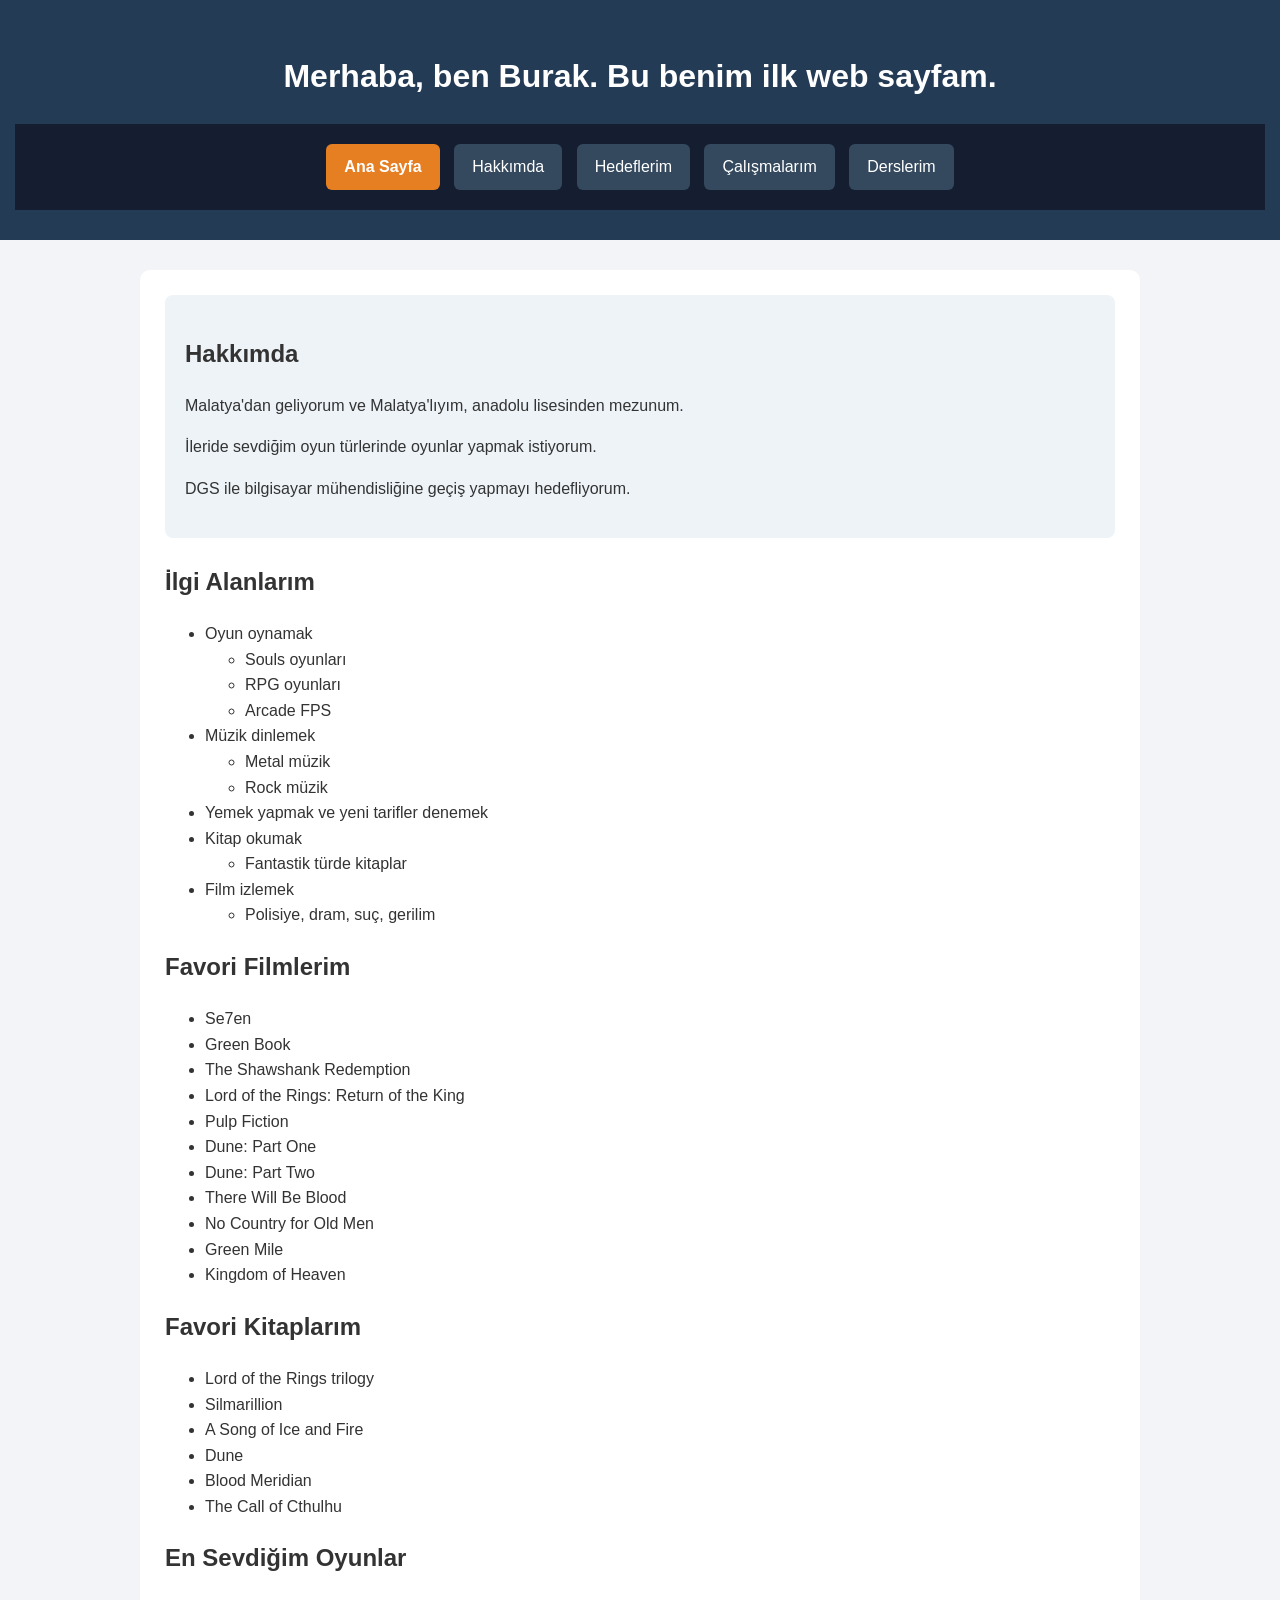
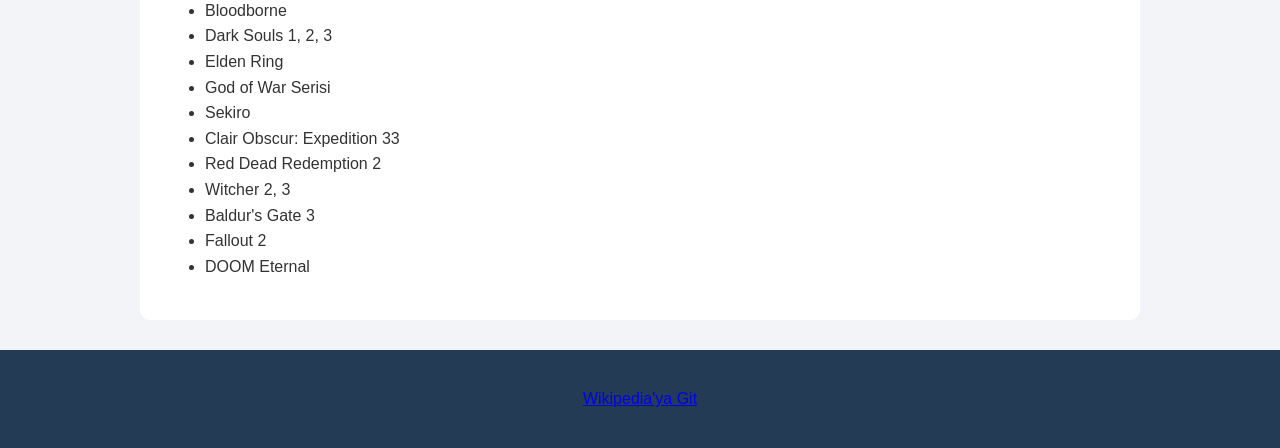
<file: index.html>
<!DOCTYPE html>
<html lang="tr">
<head>
    <meta charset="UTF-8">
    <meta name="viewport" content="width=device-width, initial-scale=1.0">
    <title>Burak'ın İlk Web Sayfası</title>
    <link rel="stylesheet" href="css/style.css">
 </head>
<body>

<header class="site-basligi">
    <h1>Merhaba, ben Burak. Bu benim ilk web sayfam.</h1>
    <nav class="ana-menu" aria-label="Ana Menü">
     <a href="index.html" aria-current="page">Ana Sayfa</a>
     <a href="pages/hakkimda.html">Hakkımda</a>
     <a href="pages/hedeflerim.html">Hedeflerim</a>
     <a href="pages/calismalarim.html">Çalışmalarım</a>
     <a href="pages/derslerim.html">Derslerim</a>
    </nav>
</header>

<main class="ana-icerik">
    <section class="giris-bolumu">
        <h2>Hakkımda</h2>
        <p>Malatya'dan geliyorum ve Malatya'lıyım, anadolu lisesinden mezunum.</p>
        <p>İleride sevdiğim oyun türlerinde oyunlar yapmak istiyorum.</p>
        <p>DGS ile bilgisayar mühendisliğine geçiş yapmayı hedefliyorum.</p>
    </section>
    <section>
        <h2>İlgi Alanlarım</h2>
        <ul>
            <li>Oyun oynamak
                <ul>
                    <li>Souls oyunları</li>
                    <li>RPG oyunları</li>
                    <li>Arcade FPS</li>
                </ul>
            </li>
            <li>Müzik dinlemek
                <ul>
                    <li>Metal müzik</li>
                    <li>Rock müzik</li>
                </ul>
            </li>
            <li>Yemek yapmak ve yeni tarifler denemek</li>
            <li>Kitap okumak
                <ul>
                    <li>Fantastik türde kitaplar</li>
                </ul>
            </li>
            <li>Film izlemek
                <ul>
                    <li>Polisiye, dram, suç, gerilim</li>
                </ul>
            </li>
        </ul>
    </section>
    <section>
        <h2>Favori Filmlerim</h2>
        <ul>
            <li>Se7en</li>
            <li>Green Book</li>
            <li>The Shawshank Redemption</li>
            <li>Lord of the Rings: Return of the King</li>
            <li>Pulp Fiction</li>
            <li>Dune: Part One</li>
            <li>Dune: Part Two</li>
            <li>There Will Be Blood</li>
            <li>No Country for Old Men</li>
            <li>Green Mile</li>
            <li>Kingdom of Heaven</li>
        </ul>
    </section>
    <section>
        <h2>Favori Kitaplarım</h2>
        <ul>
            <li>Lord of the Rings trilogy</li>
            <li>Silmarillion</li>
            <li>A Song of Ice and Fire</li>
            <li>Dune</li>
            <li>Blood Meridian</li>
            <li>The Call of Cthulhu</li>
        </ul>
    </section>
    <section>
        <h2>En Sevdiğim Oyunlar</h2>
        <ul>
            <li>Bloodborne</li>
            <li>Dark Souls 1, 2, 3</li>
            <li>Elden Ring</li>
            <li>God of War Serisi</li>
            <li>Sekiro</li>
            <li>Clair Obscur: Expedition 33</li>
            <li>Red Dead Redemption 2</li>
            <li>Witcher 2, 3</li>
            <li>Baldur's Gate 3</li>
            <li>Fallout 2</li>
            <li>DOOM Eternal</li>
        </ul>
    </section>
</main>

<footer class="site-altbasligi">
    <p>
<a href="https://www.wikipedia.org" target="_blank">Wikipedia'ya Git</a>
    </p>
</footer>

</body>
</html>
</file>
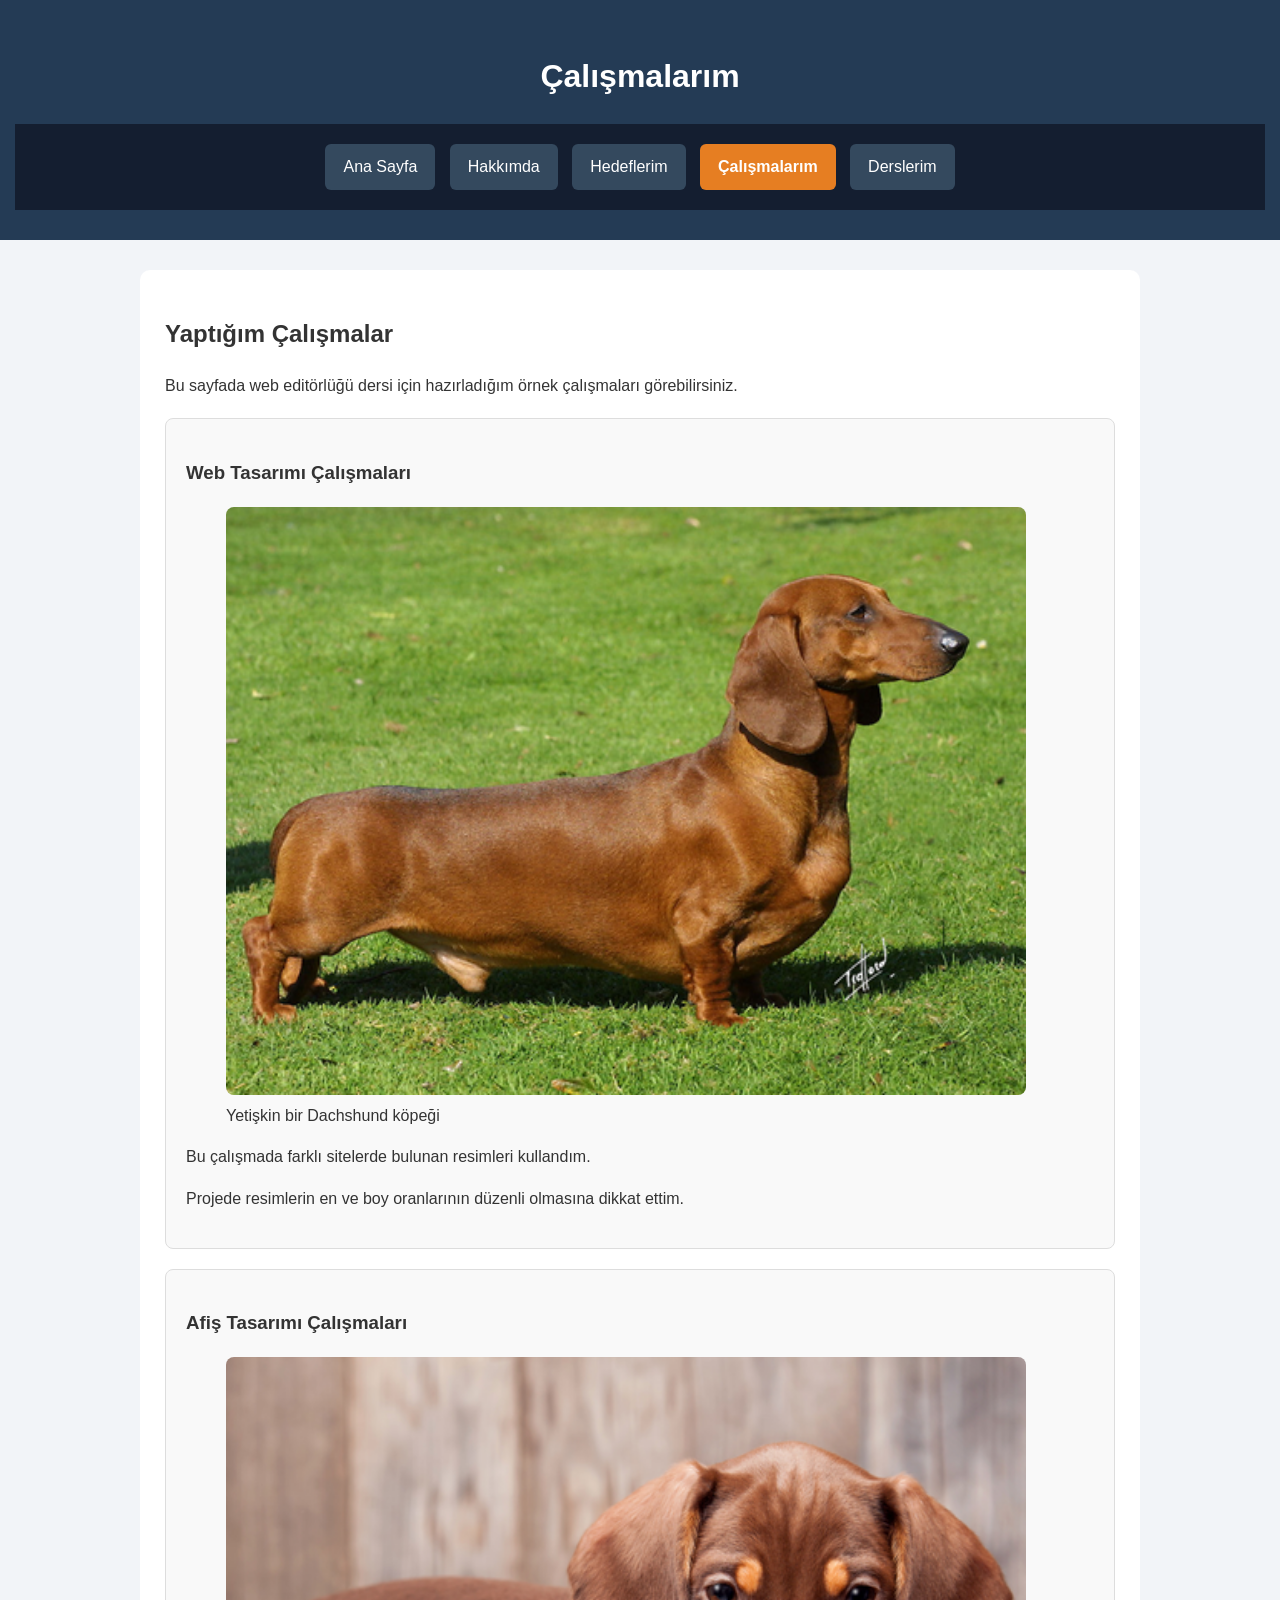
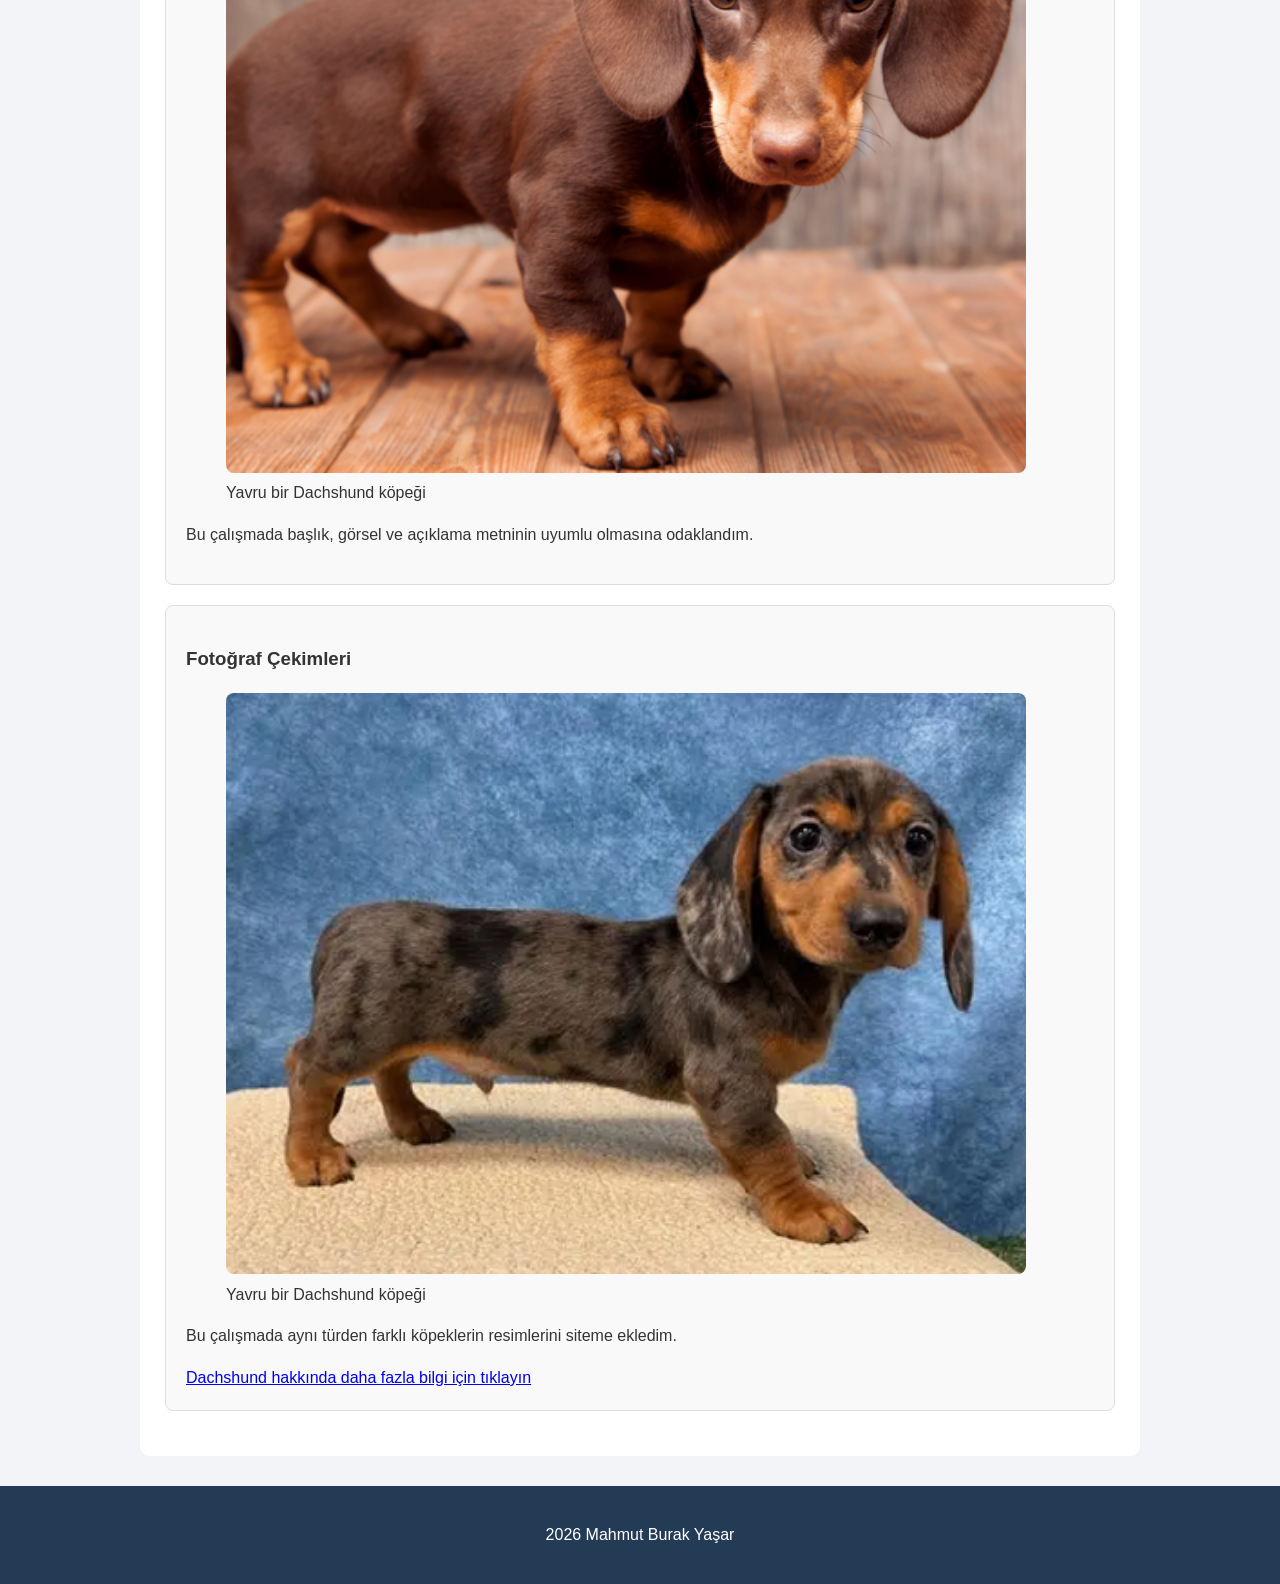
<file: pages/calismalarim.html>
<!DOCTYPE html>
<html lang="tr">
<head>
  <meta charset="UTF-8">
  <meta name="viewport" content="width=device-width, initial-scale=1.0">
  <title>Çalışmalarım</title>
  <link rel="stylesheet" href="../css/style.css">
</head>
<body>
  <header class="site-basligi">
    <h1>Çalışmalarım</h1>
    <nav class="ana-menu" aria-label="Ana menü">
  <a href="../index.html">Ana Sayfa</a>
  <a href="hakkimda.html">Hakkımda</a>
  <a href="hedeflerim.html">Hedeflerim</a>
  <a href="calismalarim.html" aria-current="page">Çalışmalarım</a>
  <a href="derslerim.html">Derslerim</a>
</nav>
  </header>

  <main class="ana-icerik">
    <section aria-labelledby="calismalarim">
      <h2 id="calismalarim">Yaptığım Çalışmalar</h2>
      <p>Bu sayfada web editörlüğü dersi için hazırladığım örnek çalışmaları görebilirsiniz.</p>
    </section>
<article class="calisma-karti" aria-labelledby="web-calismasi-basligi">
  <h3 id="web-calismasi-basligi">Web Tasarımı Çalışmaları</h3>
  <figure>
    <img src="../images/sosiskopek1.png" alt="Yetşikin bir Dachshund köpeği çimlerin üstünde" width="800" height="500">
    <figcaption>Yetişkin bir Dachshund köpeği</figcaption>
  </figure>
  <p>Bu çalışmada farklı sitelerde bulunan resimleri kullandım.</p>
  <p>Projede resimlerin en ve boy oranlarının düzenli olmasına dikkat ettim.</p>
</article>
<article class="calisma-karti" aria-labelledby="afis-calismasi-basligi">
  <h3 id="afis-calismasi-basligi">Afiş Tasarımı Çalışmaları</h3>
  <figure>
    <img src="../images/sosiskopek2.png" alt="Yavru bir Dachshund köpeği masanın üstünde" width="800" height="500">
    <figcaption>Yavru bir Dachshund köpeği</figcaption>
  </figure>
  <p>Bu çalışmada başlık, görsel ve açıklama metninin uyumlu olmasına odaklandım.</p>
</article>
<article class="calisma-karti" aria-labelledby="fotograf-calismasi-basligi">
  <h3 id="fotograf-calismasi-basligi">Fotoğraf Çekimleri</h3>
  <figure>
    <img src="../images/sosiskopek3.png" alt="Yavru bir Dachshund köpeği yastığın üstünde" width="800" height="500">
    <figcaption>Yavru bir Dachshund köpeği</figcaption>
  </figure>
  <p>Bu çalışmada aynı türden farklı köpeklerin resimlerini siteme ekledim.</p>
  <a href="https://en.wikipedia.org/wiki/Dachshund" target="_blank" rel="noopener noreferrer">Dachshund hakkında daha fazla bilgi için tıklayın</a>
</article>
  </main>

  <footer class="site-altbasligi">
    <p>2026 Mahmut Burak Yaşar</p>
  </footer>
</body>
</html>
</file>
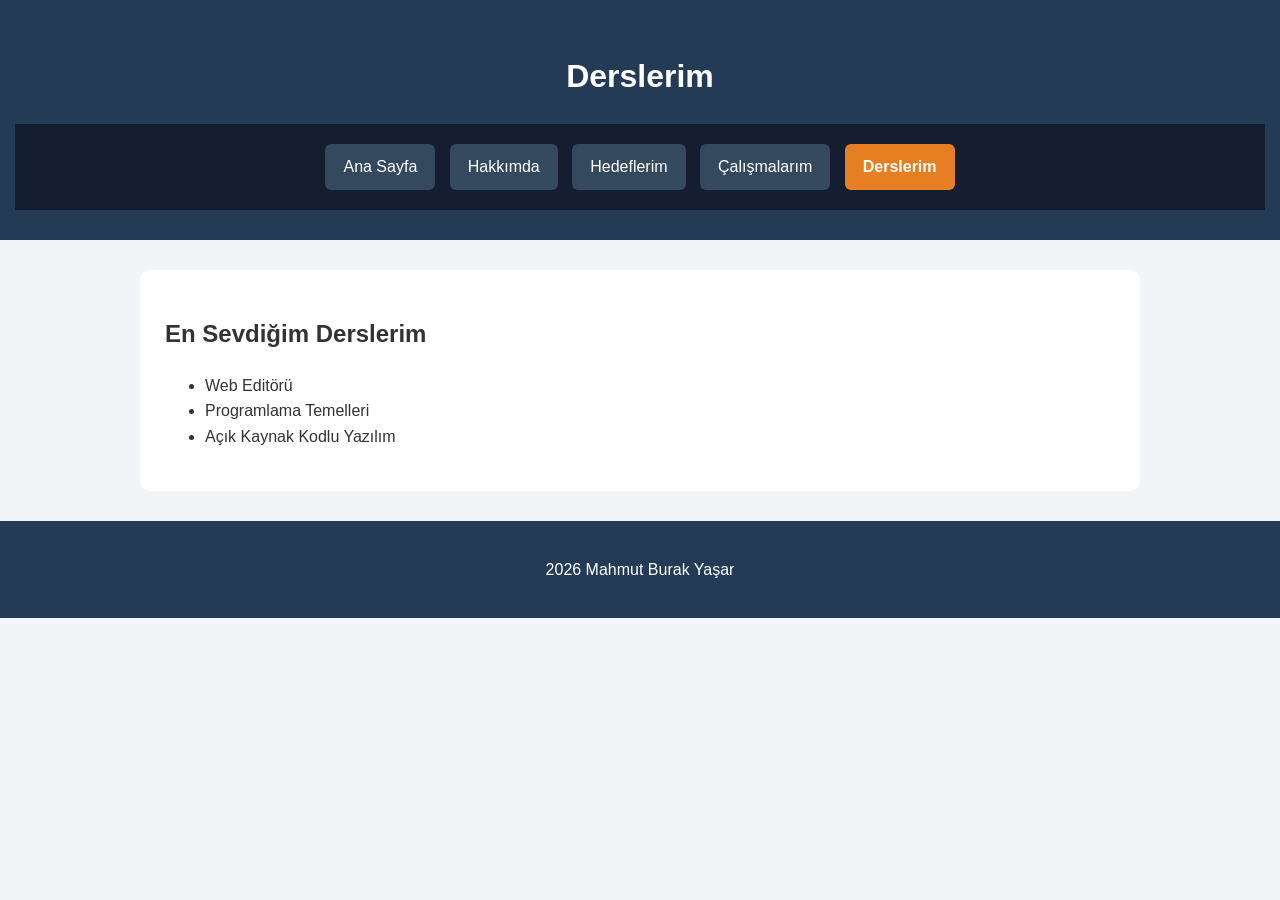
<file: pages/derslerim.html>
<!DOCTYPE html>
<html lang="tr">
<head>
  <meta charset="UTF-8">
  <meta name="viewport" content="width=device-width, initial-scale=1.0">
  <title>Derslerim</title>
  <link rel="stylesheet" href="../css/style.css">
</head>
<body>
  <header class="site-basligi">
    <h1>Derslerim</h1>
    <nav class="ana-menu" aria-label="Ana Menü">
      <a href="../index.html">Ana Sayfa</a>
      <a href="hakkimda.html">Hakkımda</a>
      <a href="hedeflerim.html">Hedeflerim</a>
      <a href="calismalarim.html">Çalışmalarım</a>
      <a href="derslerim.html" aria-current="page">Derslerim</a>
    </nav>
  </header>

  <main class="ana-icerik">
    <h2>En Sevdiğim Derslerim</h2>
    <ul>
      <li>Web Editörü</li>
      <li>Programlama Temelleri</li>
      <li>Açık Kaynak Kodlu Yazılım</li>
    </ul>
  </main>

  <footer class="site-altbasligi">
    <p>2026 Mahmut Burak Yaşar</p>
  </footer>
</body>
</html>
</file>
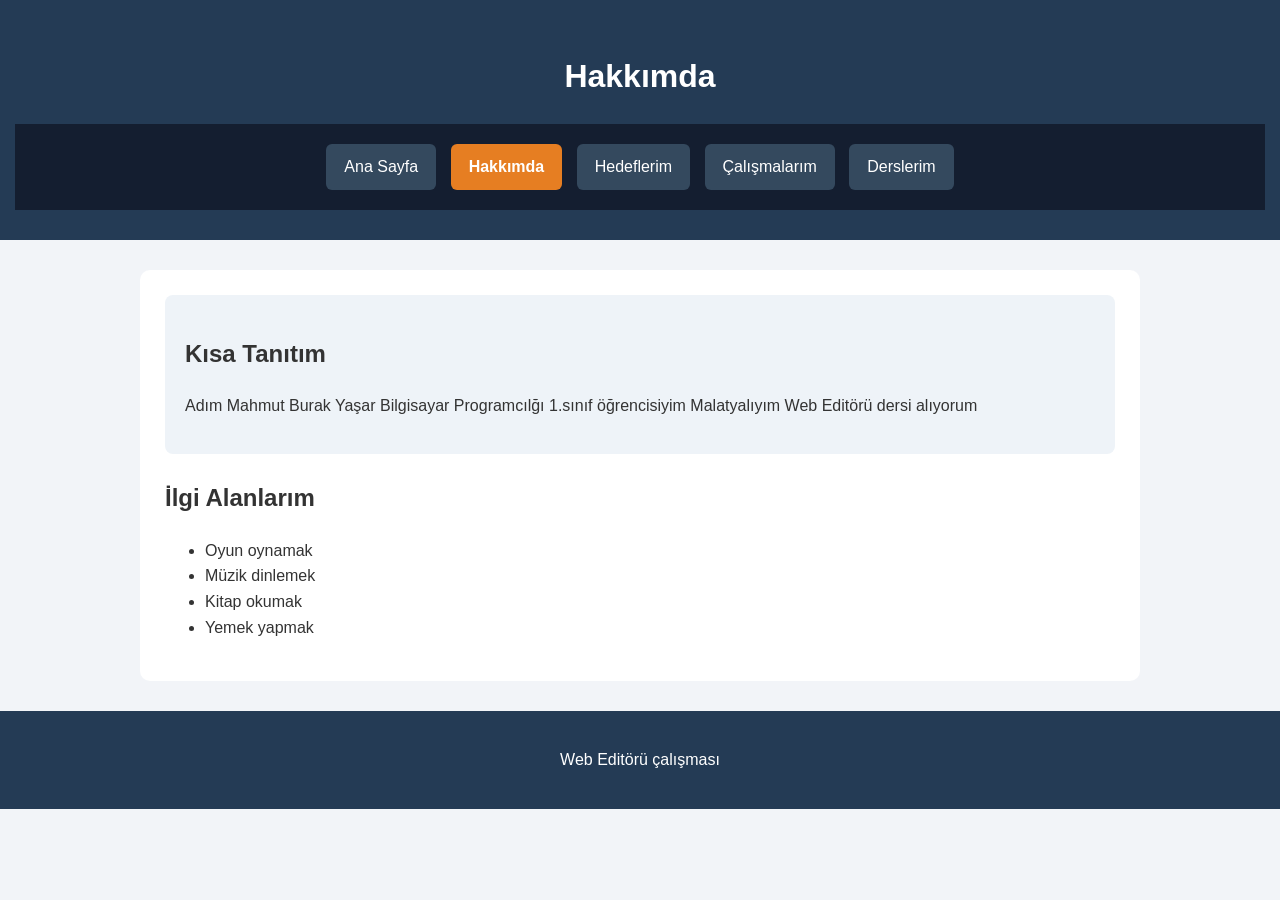
<file: pages/hakkimda.html>
<!DOCTYPE html>
<html lang="tr">
<head>
    <meta charset="UTF-8">
    <meta name="viewport" content="width=device-width, initial-scale=1.0">
    <title>Hakkımda</title>
    <link rel="stylesheet" href="../css/style.css">
</head>
<body>
<header class="site-basligi">
    <h1>
     Hakkımda
    </h1>
    <nav class="ana-menu" aria-label="Ana Menü">
        <a href="../index.html">Ana Sayfa</a>
        <a href="hakkimda.html" aria-current="page">Hakkımda</a>
        <a href="hedeflerim.html">Hedeflerim</a>
        <a href="calismalarim.html">Çalışmalarım</a>
        <a href="derslerim.html">Derslerim</a>
    </nav>
</header>
<main class="ana-icerik">
    <section class="giris-bolumu">
        <h2>Kısa Tanıtım</h2>
         <p>Adım Mahmut Burak Yaşar Bilgisayar Programcılğı 1.sınıf öğrencisiyim Malatyalıyım  Web Editörü dersi alıyorum</p>
    </section>
    <section>
<h2>İlgi Alanlarım</h2>
<ul>
    <li>Oyun oynamak</li>
    <li>Müzik dinlemek</li>
    <li>Kitap okumak</li>
    <li>Yemek yapmak</li>
</ul>
    </section>
</main>
<footer class="site-altbasligi">
    <p>Web Editörü çalışması</p>
</footer>
</body>
</html>
</file>
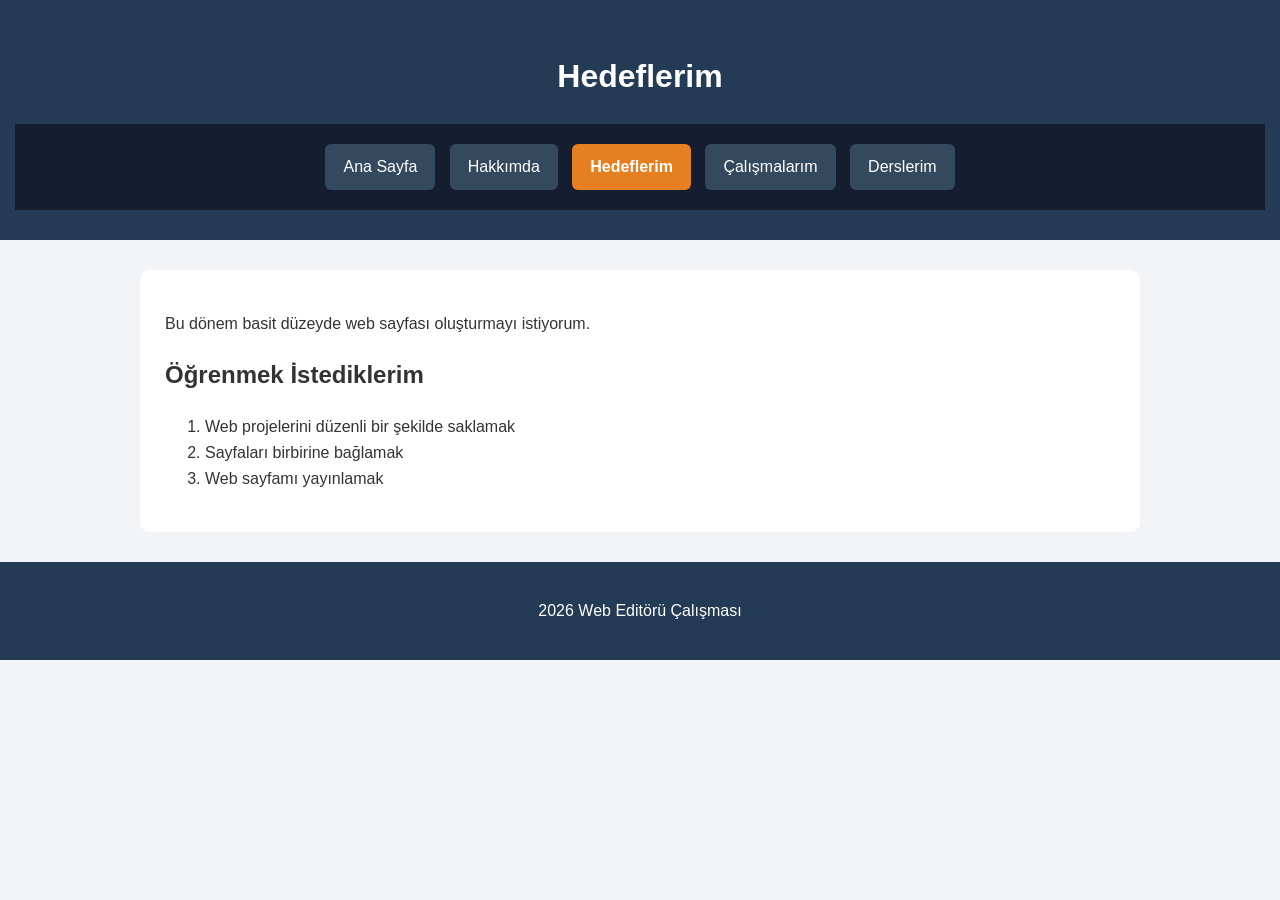
<file: pages/hedeflerim.html>
<!DOCTYPE html>
<html lang="tr">
<head>
    <meta charset="UTF-8">
    <meta name="viewport" content="width=device-width, initial-scale=1.0">
    <title>Hedeflerim</title>
    <link rel="stylesheet" href="../css/style.css">
</head>
<body>
    <header class="site-basligi">
        <h1>Hedeflerim</h1>
        <nav class="ana-menu" aria-label="Ana Menü">
        <a href="../index.html">Ana Sayfa</a>
        <a href="hakkimda.html">Hakkımda</a>
        <a href="hedeflerim.html" aria-current="page">Hedeflerim</a>
        <a href="calismalarim.html">Çalışmalarım</a>
        <a href="derslerim.html">Derslerim</a>
    </nav>
    </header>
    <main class="ana-icerik">
        <p>Bu dönem basit düzeyde web sayfası oluşturmayı istiyorum.</p>
        <h2>Öğrenmek İstediklerim</h2>
        <ol>
            <li>Web projelerini düzenli bir şekilde saklamak</li>
            <li>Sayfaları birbirine bağlamak</li>
            <li>Web sayfamı yayınlamak</li>
        </ol>
    </main>
    <footer class="site-altbasligi">
        <p>2026 Web Editörü Çalışması</p>
    </footer>
</body>
</html>
</file>
<file: css/style.css>
* {
    box-sizing: border-box;
}

body {
    margin: 0;
    padding: 0;
    font-family: Arial, sans-serif;
    background-color: #f2f4f8;
    color: #333;
    line-height: 1.6;
}

.site-basligi {
    background-color: #243b55;
    color: white;
    text-align: center;
    padding: 30px 15px;
}

.ana-menu {
    background-color: #141e30;
    text-align: center;
    padding: 15px;
}

.ana-menu a {
    display: inline-block;
    color: white;
    text-decoration: none;
    background-color: #34495e;
    padding: 10px 18px;
    margin: 5px;
    border-radius: 6px;
}

.ana-menu a:hover {
    background-color: #e67e22;
    color: white;
}

.ana-menu a:focus-visible {
    outline: 3px solid #f1c40f;
    outline-offset: 4px;
}

.ana-menu a[aria-current="page"] {
    background-color: #e67e22;
    font-weight: bold;
}

.ana-icerik {
    max-width: 1000px;
    margin: 30px auto;
    padding: 25px;
    background-color: white;
    border-radius: 10px;
}

.giris-bolumu {
    background-color: #eef3f8;
    padding: 20px;
    margin-bottom: 25px;
    border-radius: 8px;
}

.calisma-karti {
    background-color: #f9f9f9;
    padding: 20px;
    margin: 20px 0;
    border: 1px solid #ddd;
    border-radius: 8px;
}

.calisma-karti img {
    max-width: 100%;
    height: auto;
    border-radius: 8px;
}

.site-altbilgisi {
    background-color: #243b55;
    color: white;
    text-align: center;
    padding: 20px;
    margin-top: 30px;
}

@media (max-width: 600px) {
    .ana-menu a {
        display: block;
    }

    .ana-icerik {
        margin: 15px;
        padding: 15px;
    }
}
footer {
    background-color: #243b55;
    color: white;
    text-align: center;
    padding: 20px;
    margin-top: 30px;
}
</file>
